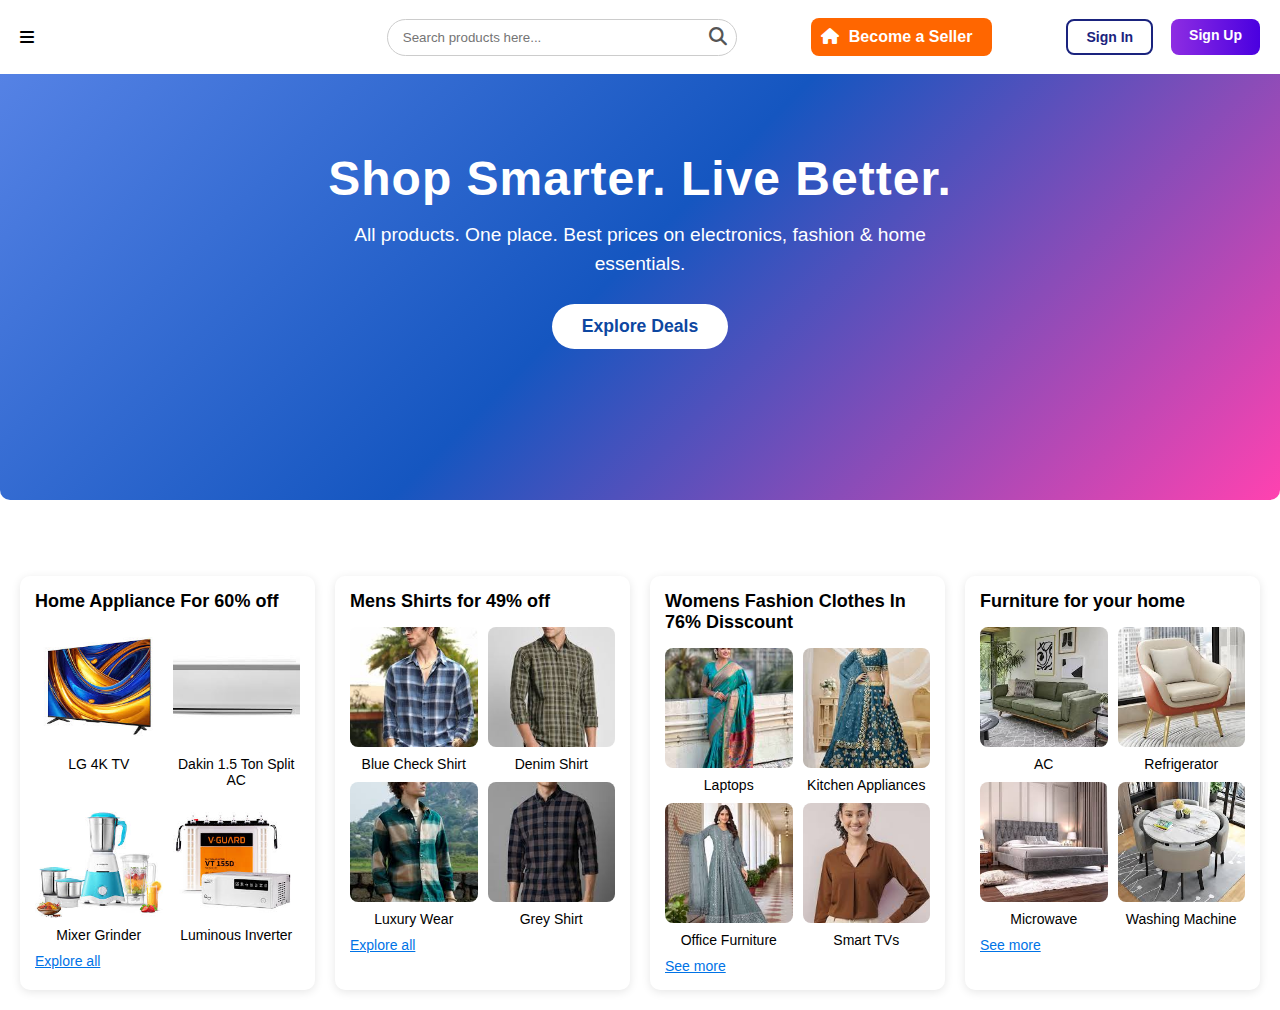
<file: index.html>
<!DOCTYPE html>
<html lang="en">
<head>
    <meta charset="UTF-8" />
    <meta name="viewport" content="width=device-width, initial-scale=1.0" />
    <title>ShopX</title>
    <link rel="stylesheet" href="style.css" />
    <link rel="stylesheet"
          href="https://cdnjs.cloudflare.com/ajax/libs/font-awesome/6.5.0/css/all.min.css">
</head>
<body>

    <!-- HEADER -->
    <header class="header">
        <i class="fa fa-bars open-btn" id="openSidebar"></i>
        <img src="Images/Website.png" alt="logo" class="logo">
        <h1>Shoplio</h1>
       <div class="search-wrapper">
   <input type="text" placeholder="Search products here..." class="search-box" id="searchInput"> 
   <i class="fa fa-search search-icon" id="searchIcon" ></i>
</div>
 <a href="seller.html" class="seller-btn">
    <i class="fa-solid fa-house"></i>Become a Seller</a>
       <div class="auth-buttons">
    <a href="signin.html" class="btn signin">Sign In</a>
    <a href="signup.html" class="btn signup">Sign Up</a>
  </div>
  </div>
  
    </header>

    <!-- SIDEBAR -->
    <aside id="sidebar" class="sidebar">


        <div class="sidebar-header">
            <h2>Lusxury</h2>
            <i class="fa fa-times close-btn" id="closeSidebar"></i>
        </div>

        <ul class="menu">
            <li><i class="fa fa-home"></i> Home</li>
            <li><i class="fa fa-shirt"></i> Clothing</li>
            <li><i class="fa fa-tv"></i> Electronics</li>
            <li><i class="fa fa-gem"></i> Accessories</li>
            <li><i class="fa fa-tags"></i> Deals</li>
            <li><i class="fa fa-user"></i> Account</li>
            <li><i class="fa fa-cart-shopping"></i> Cart</li>
        </ul>

    </aside>
<div class="login-page">
    <div class="form">
    </div>
    </div>
</div>
 <!----------Banner------------>
  <section class="hero-banner">
        <div class="hero-content">
            <h1>Shop Smarter. Live Better.</h1>
            <p>All products. One place. Best prices on electronics, fashion & home essentials.</p>
            <a href="#" class="hero-btn">Explore Deals</a>
        </div>
    </section>

    <!-------Product Section-------->
<section class="four-sections">

    <!-- 1st Box -->
    <div class="home-box">
        <h3>Home Appliance For 60% off</h3>

        <div class="home-grid">
            <div class="item">
                <img src="Images/appliance 1.jfif" alt="Television">
                <p>LG 4K TV</p>
            </div>
            <div class="item">
                <img src="Images/appliance 2.jfif" alt="Air conditioner">
                <p>Dakin 1.5 Ton Split AC</p>
            </div>
            <div class="item">
                <img src="Images/appliance 3.jfif" alt="MIxer Grinder">
                <p>Mixer Grinder</p>
            </div>
            <div class="item">
                <img src="Images/appliance 4.jfif" alt="Inverter">
                <p>Luminous Inverter</p>
            </div>
        </div>

        <a href="#" class="see-more">Explore all</a>
    </div>

    <!-- 2nd Box -->
    <div class="home-box">
        <h3>Mens Shirts for 49% off</h3>

        <div class="home-grid">
            <div class="item">
                <img src="Images/shirt 1.jfif" alt="Blue Shirt">
                <p>Blue Check Shirt</p>
            </div>
            <div class="item">
                <img src="Images/Shirt 2.jfif" alt="">
                <p>Denim Shirt</p>
            </div>
            <div class="item">
                <img src="Images/shirt 3.jfif" alt="">
                <p>Luxury Wear</p>
            </div>
            <div class="item">
                <img src="Images/Shirt 4.jfif" alt="">
                <p>Grey Shirt</p>
            </div>
        </div>

        <a href="#" class="see-more">Explore all</a>
    </div>

    <!-- 3rd Box -->
    <div class="home-box">
        <h3>Womens Fashion Clothes In 76% Disscount</h3>

        <div class="home-grid">
            <div class="item">
                <img src="Images/Women 1.jfif" alt="">
                <p>Laptops</p>
            </div>
            <div class="item">
                <img src="Images/Womens 2.jfif" alt="">
                <p>Kitchen Appliances</p>
            </div>
            <div class="item">
                <img src="Images/womens 3.jfif" alt="">
                <p>Office Furniture</p>
            </div>
            <div class="item">
                <img src="Images/womens 4.jfif" alt="">
                <p>Smart TVs</p>
            </div>
        </div>

        <a href="#" class="see-more">See more</a>
    </div>

    <!-- 4th Box -->
    <div class="home-box">
        <h3>Furniture for your home</h3>

        <div class="home-grid">
            <div class="item">
                <img src="Images/Fur 1.jfif" alt="">
                <p>AC</p>
            </div>
            <div class="item">
                <img src="Images/Fur 2.jfif" alt="">
                <p>Refrigerator</p>
            </div>
            <div class="item">
                <img src="Images/Fur 3.jfif" alt="">
                <p>Microwave</p>
            </div>
            <div class="item">
                <img src="Images/Fur 4.jfif" alt="">
                <p>Washing Machine</p>
            </div>
        </div>

        <a href="#" class="see-more">See more</a>
    </div>

</section>
<div class="mobile-footer">
  <a href="index.html"><i class="fa-solid fa-house"></i><span>Home</span></a>
  <a href="#"><i class="fa-solid fa-user"></i><span>You</span></a>
  <a href="#"><i class="fa-solid fa-wallet"></i><span>Wallet</span></a>
  <a href="#"><i class="fa-solid fa-cart-shopping"></i><span>Cart</span></a>
  
</div>

<script src="script.js"></script>

</body>
</html>
</file>
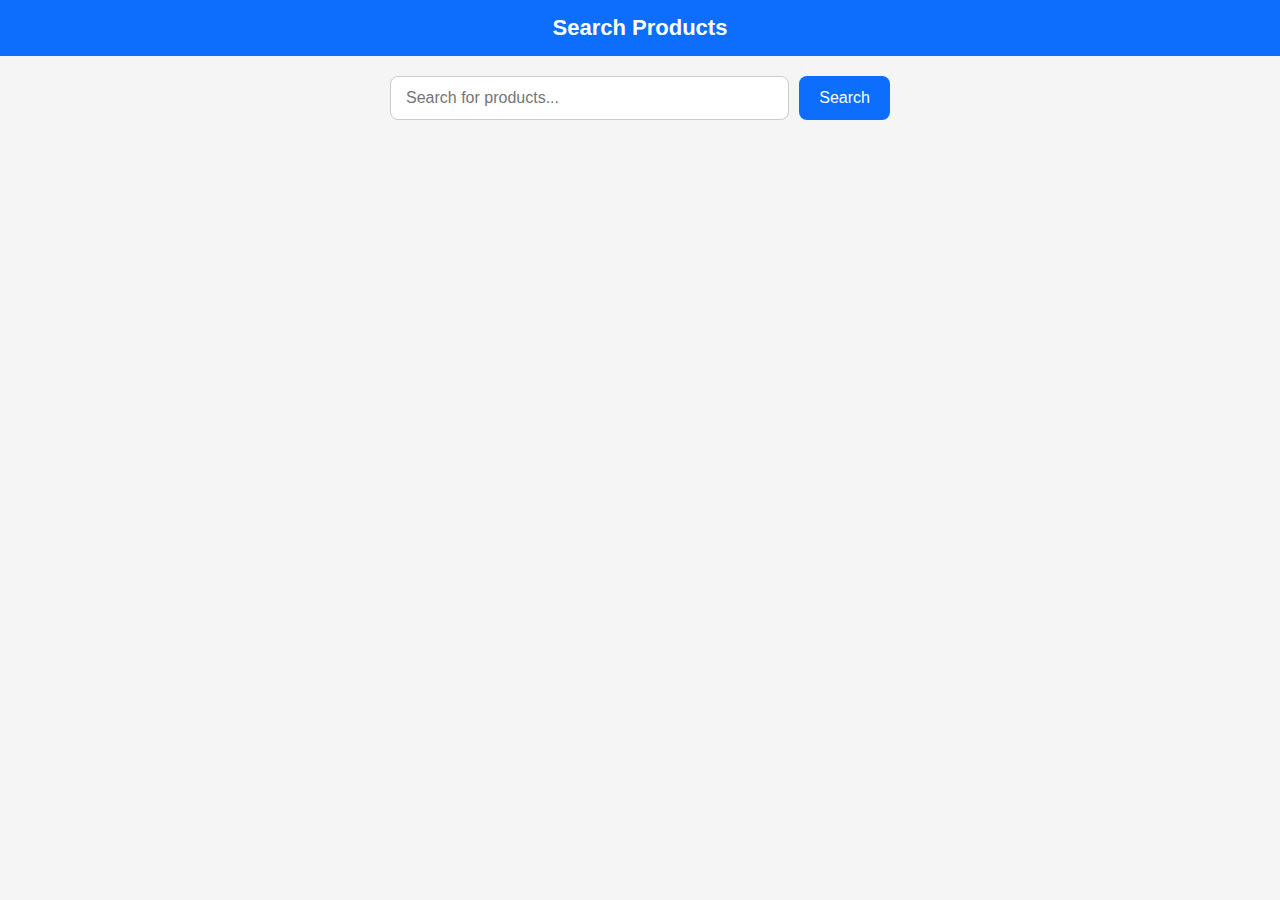
<file: search.html>
<!DOCTYPE html>
<html lang="en">
<head>
    <meta charset="UTF-8" />
    <meta name="viewport" content="width=device-width, initial-scale=1.0" />
    <title>Search Page</title>

    <style>
        body {
            margin: 0;
            font-family: Arial, sans-serif;
            background: #f5f5f5;
        }

        .header {
            background: #0d6efd;
            padding: 15px;
            color: white;
            display: flex;
            align-items: center;
            justify-content: center;
            font-size: 22px;
            font-weight: bold;
        }

        .search-container {
            margin: 20px auto;
            width: 90%;
            max-width: 500px;
            display: flex;
            gap: 10px;
        }

        .search-container input {
            width: 100%;
            padding: 12px 15px;
            font-size: 16px;
            border: 1px solid #ccc;
            border-radius: 8px;
        }

        .search-container button {
            padding: 12px 20px;
            border: none;
            background: #0d6efd;
            color: white;
            font-size: 16px;
            border-radius: 8px;
            cursor: pointer;
        }

        .results {
            margin: 20px auto;
            width: 90%;
            max-width: 600px;
        }

        .result-item {
            background: white;
            padding: 15px;
            margin-bottom: 10px;
            border-radius: 8px;
            border: 1px solid #ddd;
        }
    </style>
</head>
<body>
    <div class="header">Search Products</div>

    <div class="search-container">
        <input type="text" id="searchInput" placeholder="Search for products..." />
        <button onclick="searchNow()">Search</button>
    </div>

    <div class="results" id="results"></div>

    <script>
        function searchNow() {
            const query = document.getElementById("searchInput").value;

            const results = document.getElementById("results");
            results.innerHTML = "";

            if (query.trim() === "") {
                results.innerHTML = "<p>Please enter something to search.</p>";
                return;
            }

            const demoProducts = [
                { name: "Blue T-Shirt", category: "Men Fashion" },
                { name: "Pink Kurti", category: "Women Fashion" },
                { name: "Smart Watch", category: "Electronics" },
                { name: "Sports Shoes", category: "Footwear" }
            ];

            const filtered = demoProducts.filter(p => 
                p.name.toLowerCase().includes(query.toLowerCase())
            );

            if (filtered.length === 0) {
                results.innerHTML = "<p>No results found.</p>";
                return;
            }

            filtered.forEach(item => {
                const div = document.createElement("div");
                div.className = "result-item";
                div.innerHTML = `<strong>${item.name}</strong><br><small>${item.category}</small>`;
                results.appendChild(div);
            });
        }
    </script>
</body>
</html>
</file>
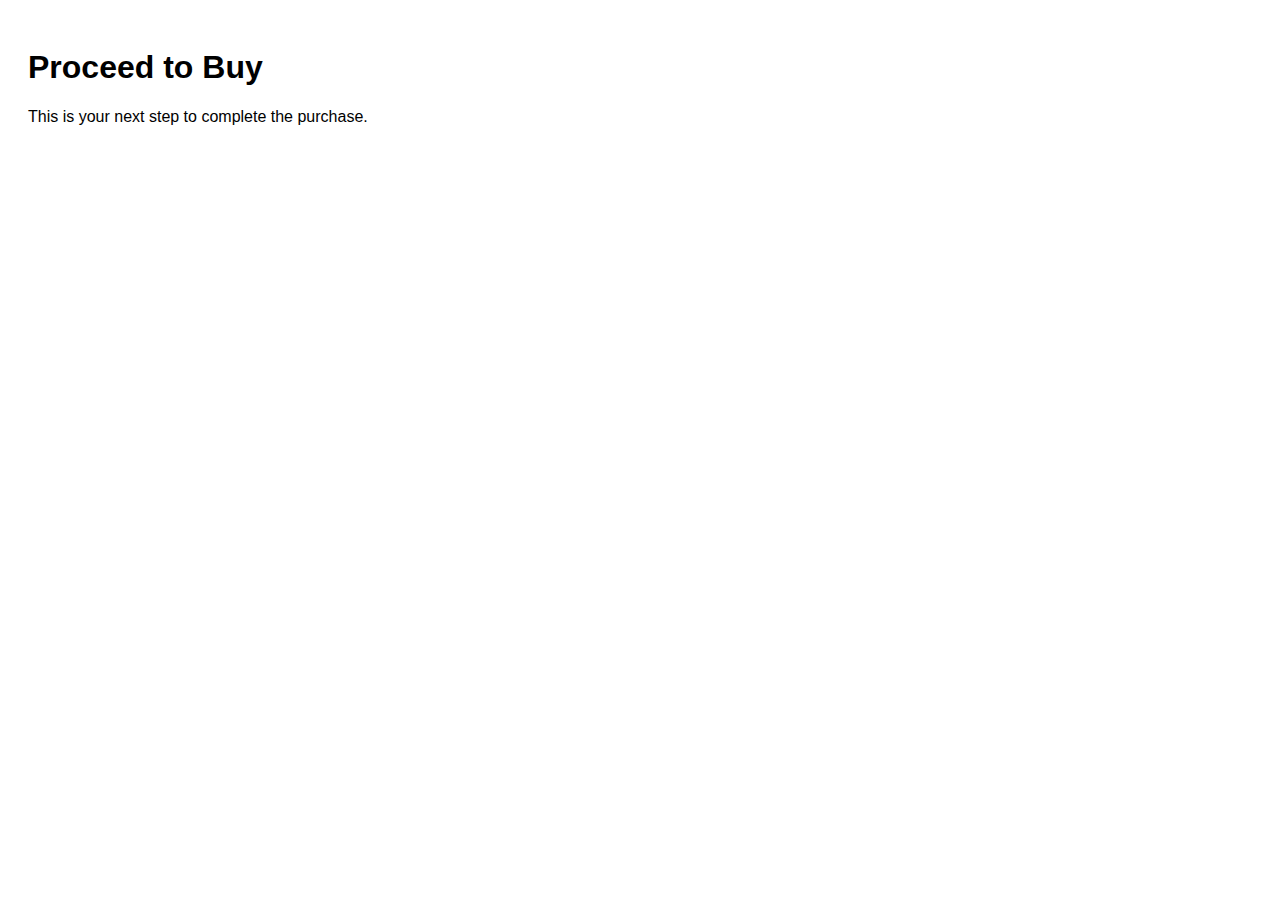
<file: Website A/buy.html>
<!DOCTYPE html>
<html>
<head>
    <title>Buy Product</title>
</head>
<body style="font-family: Arial; padding: 20px;">
    <h1>Proceed to Buy</h1>
    <p>This is your next step to complete the purchase.</p>
</body>
</html>
</file>
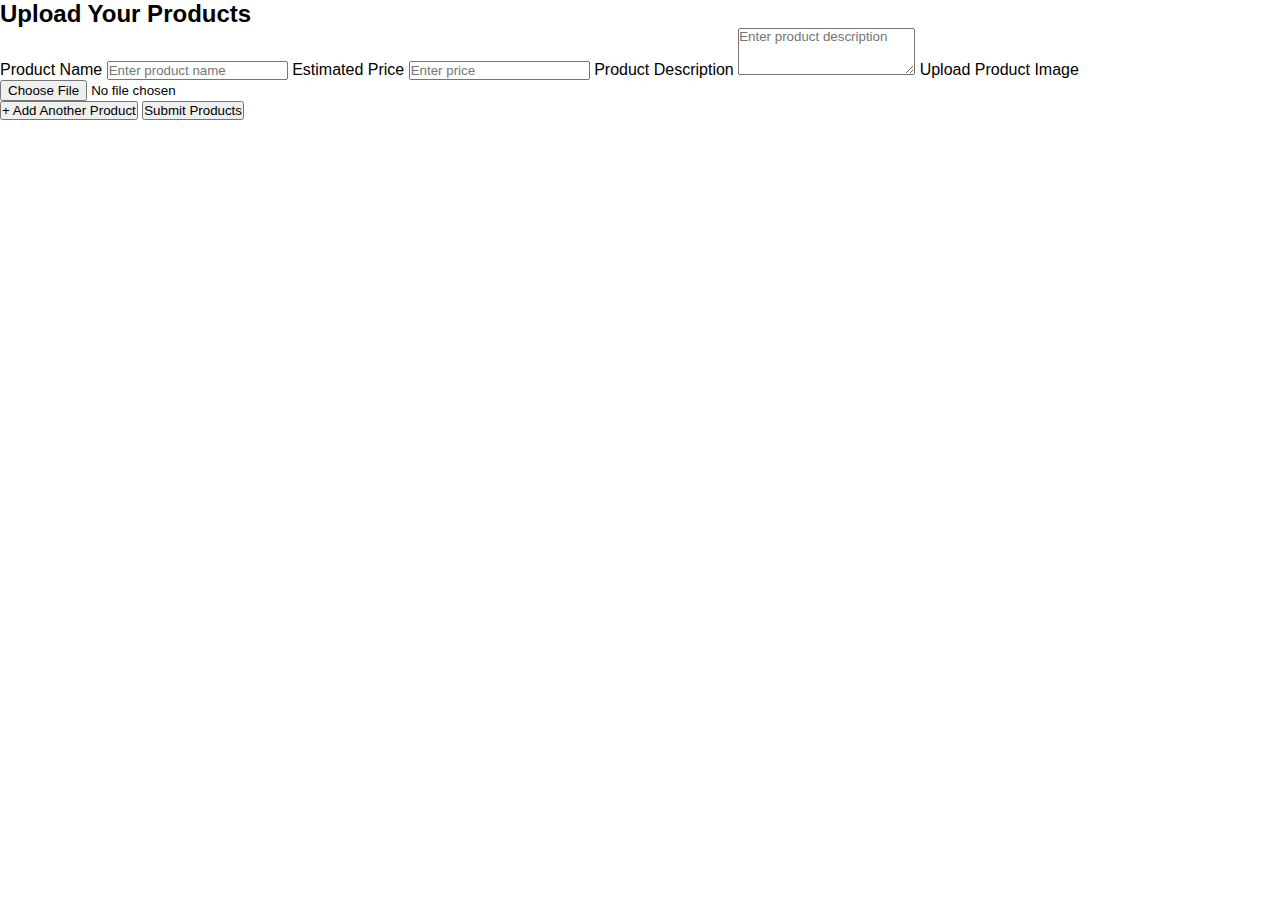
<file: Website A/sellingupload.html>
<!DOCTYPE html>
<html lang="en">
<head>
  <meta charset="UTF-8">
  <meta name="viewport" content="width=device-width, initial-scale=1.0">
  <title>Upload Products</title>
  <link rel="stylesheet" href="style.css">
</head>
<body>
  <div class="upload-container">
    <h2>Upload Your Products</h2>

    <!-- Product Upload Form -->
    <form id="productForm">
      
      <div class="product-entry">
        <label for="productName1">Product Name</label>
        <input type="text" id="productName1" name="productName[]" placeholder="Enter product name" required>
        
        <label for="productPrice1">Estimated Price</label>
        <input type="number" id="productPrice1" name="productPrice[]" placeholder="Enter price" required>
        
        <label for="productDescription1">Product Description</label>
        <textarea id="productDescription1" name="productDescription[]" rows="3" placeholder="Enter product description" required></textarea>
        
        <label for="productImage1">Upload Product Image</label>
        <input type="file" id="productImage1" name="productImage[]" accept="image/*">
      </div>

      <button type="button" id="addProductBtn" class="add-btn">+ Add Another Product</button>
      <button type="submit" class="submit-btn">Submit Products</button>
    </form>
  </div>

  <script src="script.js"></script>
</body>
</html>
</file>
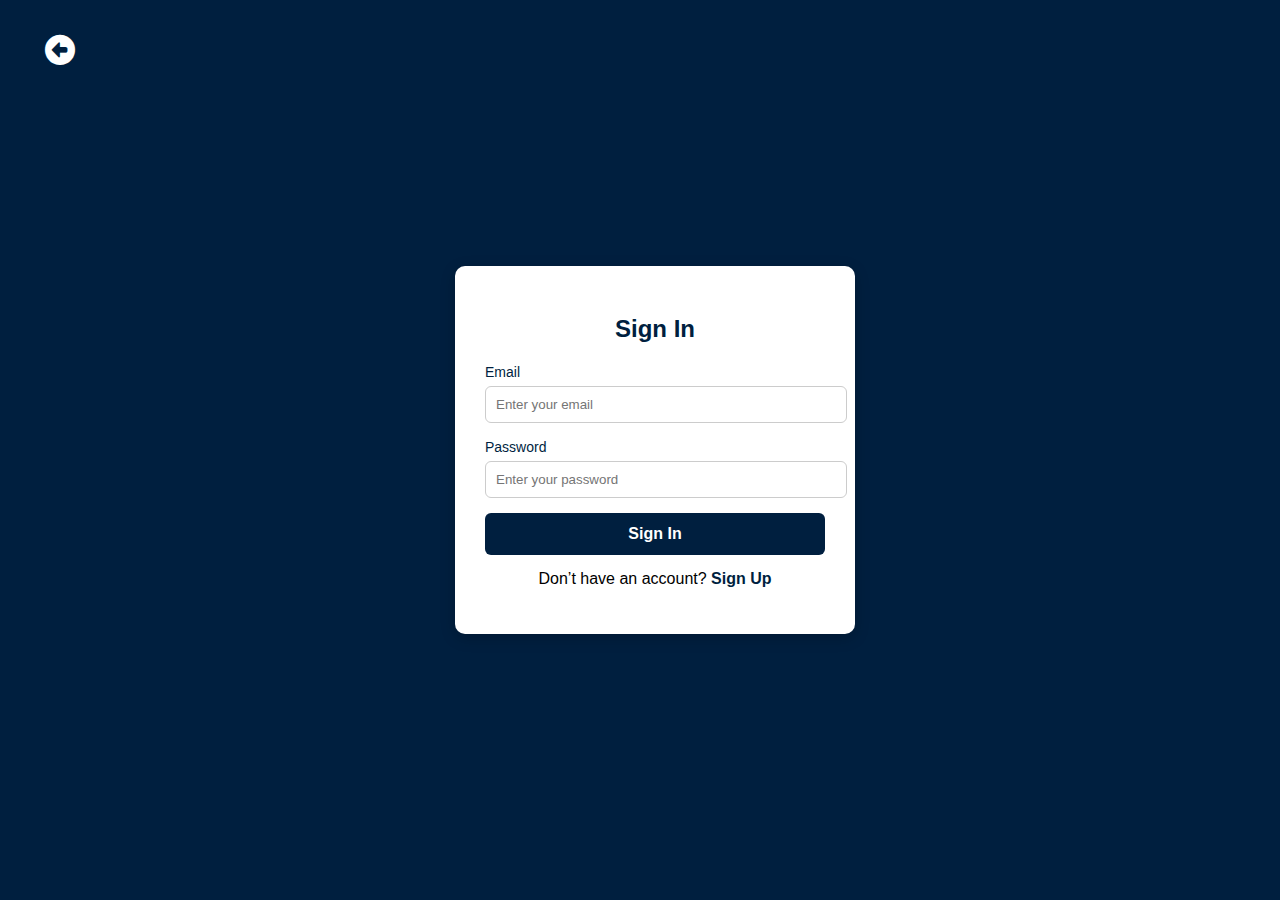
<file: Website A/signin.html>
<!DOCTYPE html>
<html lang="en">
<head>
    <meta charset="UTF-8">
    <meta name="viewport" content="width=device-width, initial-scale=1.0">
    <title>Sign In</title>
    <link rel="stylesheet" href="signin.css">
    <link rel="stylesheet"
          href="https://cdnjs.cloudflare.com/ajax/libs/font-awesome/6.5.0/css/all.min.css">
</head>
<body>
<div class="exit">
   <a href="index.html"><i class="fa-solid fa-circle-left fa-beat" style="color: #ffffff;" ></i></a>
</div>
    <div class="container">
        <form class="signin-box">
            <h2>Sign In</h2>

            <div class="input-group">
                <label>Email</label>
                <input type="email" placeholder="Enter your email" required>
            </div>

            <div class="input-group">
                <label>Password</label>
                <input type="password" placeholder="Enter your password" required>
            </div>

            <button type="submit" class="btn">Sign In</button>

            <p class="signup-text">Don’t have an account? <a href="signup.html">Sign Up</a></p>
        </form>
    </div>

</body>
</html>
</file>
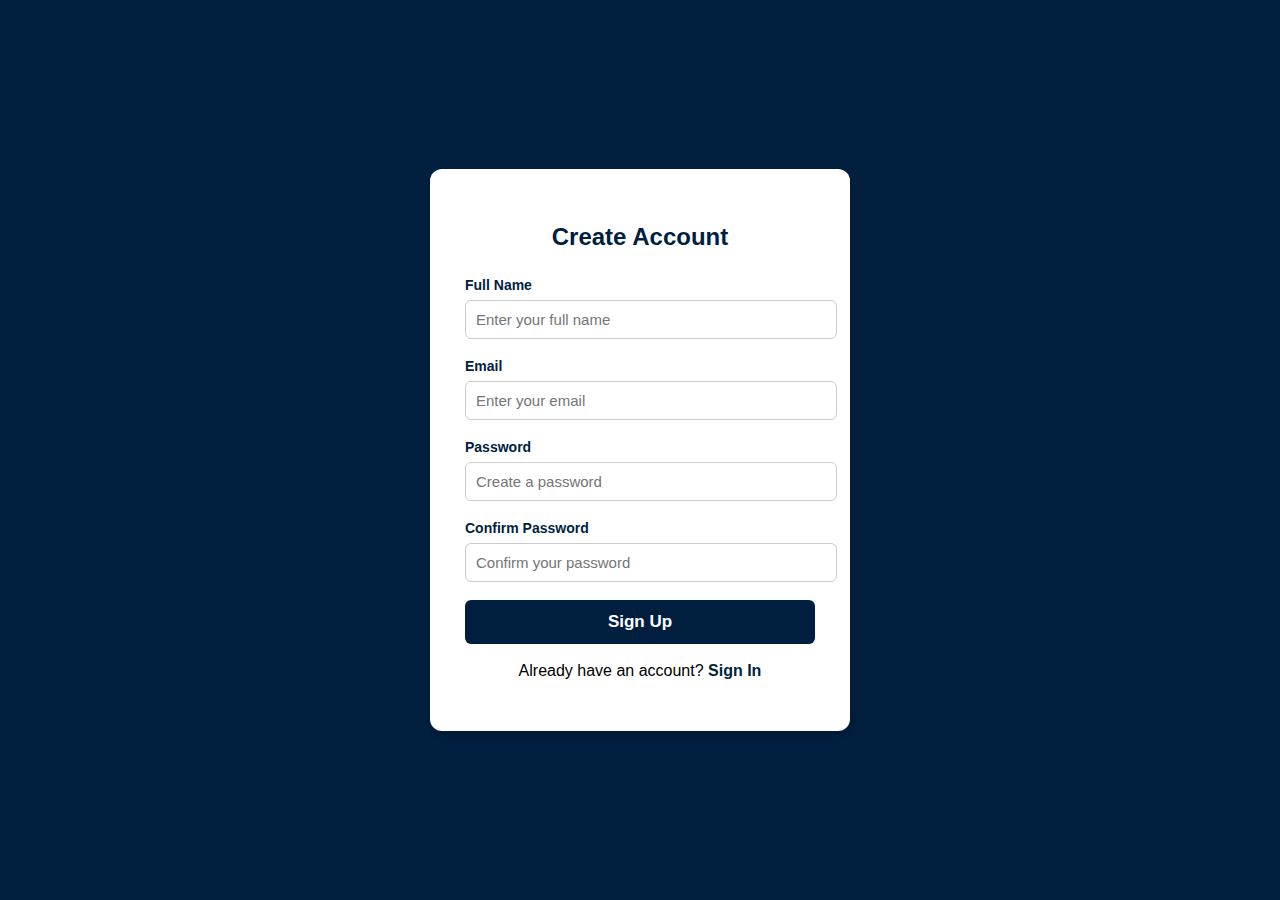
<file: Website A/signup.html>
<!DOCTYPE html>
<html lang="en">
<head>
    <meta charset="UTF-8">
    <meta name="viewport" content="width=device-width, initial-scale=1.0">
    <title>Sign Up</title>
    <link rel="stylesheet" href="signup.css">
        <link rel="stylesheet"
          href="https://cdnjs.cloudflare.com/ajax/libs/font-awesome/6.5.0/css/all.min.css">
</head>
<body>

    <div class="container">
        <form class="signup-box">
            <h2>Create Account</h2>

            <div class="input-group">
                <label>Full Name</label>
                <input type="text" placeholder="Enter your full name" required>
            </div>

            <div class="input-group">
                <label>Email</label>
                <input type="email" placeholder="Enter your email" required>
            </div>

            <div class="input-group">
                <label>Password</label>
                <input type="password" placeholder="Create a password" required>
            </div>

            <div class="input-group">
                <label>Confirm Password</label>
                <input type="password" placeholder="Confirm your password" required>
            </div>

            <button type="submit" class="btn">Sign Up</button>

            <p class="signin-text">Already have an account? <a href="signin.html">Sign In</a></p>
        </form>
    </div>

</body>
</html>
</file>
<file: style.css>
* {
    margin: 0;
    padding: 0;
    box-sizing: border-box;
    font-family: Arial;
}

body {
    display: flex;
    overflow-x: hidden;
}

/* Header */
.logo {
  width: 50px;
  height: 50px;
   animation: blurIn 1.5s ease-out forwards;
   position: relative;
   left: -20px;
    opacity: 0;
    filter: blur(10px);
}
@keyframes blurIn {
    0% {
        opacity: 0;
        filter: blur(10px);
        transform: translateY(-10px);
    }
    100% {
        opacity: 1;
        filter: blur(0);
        transform: translateY(0);
    }
}
/* become a seller button*/
.seller-btn {
  background-color: #ff6600; /* bright orange to stand out */
  color: #ffffff;
  padding: 10px 20px;
  border-radius: 8px;
  text-decoration: none;
  font-weight: bold;
  transition: 0.3s;
}

.seller-btn:hover {
  background-color: #e65c00; /* slightly darker on hover */
  cursor: pointer;
}

.header {
     position: fixed;
    top: 0;
    left: 0;
    width: 100%;
    height: auto;
    background:white;
    display: flex;
    align-items: center;
    justify-content: space-between;
    padding: 12px 20px;
    color: rgb(0, 0, 0);
    z-index: 10}
.header h1{
 font-size: 22px;
    margin: 0;
    position: relative;
    left: -100px;
    animation: baselineRight 1.4s ease-out forwards;
    opacity: 0;
}
/* brand name animation */
@keyframes baselineRight {
    0% {
        opacity: 0;
        transform: translateX(-40px) translateY(10px);
        filter: blur(8px);
    }
    60% {
        opacity: 1;
        transform: translateX(5px) translateY(0);
        filter: blur(2px);
    }
    100% {
        opacity: 1;
        transform: translateX(0);
        filter: blur(0);
    }
}
.header .fa-house {
    position: relative;
    left: -10px;
}
.search-wrapper {
    position: relative;
    display: flex;
    align-items: center;
}

.search-box {
    width: 350px;
    padding: 10px 40px 10px 15px; /* space for icon */
    border: 1px solid #ccc;
    border-radius: 20px;
    outline: none;
    transition: 0.3s ease;
}

.search-box:focus {
    border-color: #007bff;
    box-shadow: 0 0 5px rgba(0,123,255,0.4);
}

.search-icon {
    position: absolute;
    right: 12px;
    font-size: 18px;
    color: #555;
    pointer-events: none;
}


/* Sidebar */
/* Sidebar */
.sidebar {
    position: fixed;
    top: 0;
    left: -260px; 
    width: 260px;
    height: 100%;
    background: #ffffff;
    border-right: 1px solid #ddd;
    padding: 15px 20px;
    transition: 0.3s ease;
    z-index: 20;
}

.sidebar.show {
    left: 0;
}

/* Sidebar Header */
.sidebar-header {
    display: flex;
    justify-content: space-between;
    align-items: center;
    padding-bottom: 15px;
    border-bottom: 1px solid #ddd;
}

.sidebar-header h2 {
    font-size: 22px;
    font-weight: bold;
}

.close-btn {
    font-size: 20px;
    cursor: pointer;
}

/* Menu Items */
.menu {
    margin-top: 20px;
}

.menu li {
    list-style: none;
    padding: 12px 10px;
    font-size: 18px;
    cursor: pointer;
    display: flex;
    align-items: center;
    gap: 15px;
    border-radius: 8px;
    transition: 0.2s;
}

.menu li i {
    font-size: 20px;
}

.menu li:hover {
    background: #135b7c;
}
.content p{
    color: black;
}


.auth-buttons {
  display: flex;
  gap: 10px;
}

/* Default button style */
.btn {
 padding: 6px 14px;
    border-radius: 6px;
    font-size: 14px;
    font-weight: 600;
    text-decoration: none;
    transition: 0.3s;
}

/* Sign In Button */
.signin {
 padding: 8px 18px;
    border: 2px solid #1a237e; /* Dark Navy */
    background: white;
    color: #1a237e;
    border-radius: 8px;
    font-weight: 600;
    cursor: pointer;
    transition: 0.3s;
}

.signin:hover {
  background: #1a237e;
    color: white;
    transform: scale(1.03);

}

/* Sign Up Button */
.signup {
    padding: 8px 18px;
    border: none;
    background: linear-gradient(90deg, #8e2de2, #4a00e0); /* Purple gradient */
    color: white;
    border-radius: 8px;
    font-weight: 600;
    cursor: pointer;
    margin-left: 8px;
    transition: 0.3s;
}

.signup:hover {
  background: linear-gradient(90deg, #6c1ab8, #3500b5); /* darker hover */
    box-shadow: 0px 4px 10px rgba(0,0,0,0.2);
    transform: scale(1.03);
}
/* HIDE MENU ICON FOR DESKTOP */
#openSidebar {
    display: flex;
}
/* banner */
.hero-banner {
    width: 100%;
  height: 500px;
    border-radius: 10px;
    display: flex;
    align-items: center;
    justify-content: center;
    text-align: center;

    background: linear-gradient(135deg, #5b86e8, #1556c0, #ff42b0);
    color: white;
    padding: 20px;
}

.hero-content h1 {
    font-size: 3rem;
    font-weight: 700;
    letter-spacing: 1px;
    animation: slideDown 1.2s ease-in-out;
}

.hero-content p {
    font-size: 1.2rem;
    margin-top: 15px;
    max-width: 600px;
    margin-left: auto;
    margin-right: auto;
    line-height: 1.5;
    animation: slideUp 1.2s ease-in-out;
}

.hero-btn {
    display: inline-block;
    margin-top: 25px;
    padding: 12px 30px;
    background: #ffffff;
    color: #0d47a1;
    font-weight: 700;
    border-radius: 50px;
    text-decoration: none;
    font-size: 1.1rem;
    transition: 0.3s;
    animation: fadeUp 1.4s ease-in-out;
}

.hero-btn:hover {
    background:#0d47a1 ;
    color: white;
    box-shadow: 0px 4px 15px black;
    transform: scale(1.08);
}
/* product section */

.four-sections {
    display: grid;
    grid-template-columns: repeat(4, 1fr);
    gap: 20px;
    padding: 20px;
    position: absolute;
    bottom: -110px;
}

.home-box {
    background: #fff;
    padding: 15px;
    border-radius: 10px;
    box-shadow: 0 2px 10px rgba(0,0,0,0.1);
}

.home-box h3 {
    font-size: 18px;
    margin-bottom: 15px;
    font-weight: 700;
}

.home-grid {
    display: grid;
    grid-template-columns: repeat(2, 1fr);
    gap: 10px;
}

.home-grid .item {
    text-align: center;
}

.home-grid img {
    width: 100%;
    height: 120px;
    object-fit: cover;
    border-radius: 8px;
}

.home-grid p {
    font-size: 14px;
    margin-top: 5px;
}

.see-more {
    color: #0073e6;
    font-size: 14px;
    margin-top: 10px;
    display: inline-block;
}
/* footer*/
/* Hide on big screens */
.mobile-footer {
  display: none;
}

@media (max-width: 600px) {
    .search-box{
        display: flexbox;
    }
  .mobile-footer {
    position: fixed;
    bottom: 0;
    left: 0;
    width: 100%;
    background: #fff;
    border-top: 1px solid #ccc;
    display: flex;
    justify-content: space-around;
    padding: 10px 0;
    z-index: 9999;
  }

  .mobile-footer a {
    text-align: center;
    font-size: 13px;
    color: #333;
    text-decoration: none;
  }

  .mobile-footer i {
    font-size: 20px;
    display: block;
    margin-bottom: 3px;
  }

  .mobile-footer a:hover {
    color: #007bff;
  }
}
.search-icon {
    cursor: pointer;        /* Mouse pointer */
    pointer-events: auto;   /* Allow clicking */
    position: absolute;     /* If overlapping input */
    right: 10px;            /* Adjust position */
    top: 50%;
    transform: translateY(-50%);
    z-index: 10;            /* Be on top */
}


/* ANIMATIONS */
@keyframes fadeIn {
    from { opacity: 0; }
    to { opacity: 1; }
}

@keyframes slideDown {
    from { transform: translateY(-40px); opacity: 0; }
    to { transform: translateY(0); opacity: 1; }
}

@keyframes slideUp {
    from { transform: translateY(40px); opacity: 0; }
    to { transform: translateY(0); opacity: 1; }
}

@keyframes fadeUp {
    from { transform: translateY(20px); opacity: 0; }
    to { transform: translateY(0); opacity: 1; }
}

/* RESPONSIVE */
@media (max-width: 768px) {
    
    
    .hero {
        height: 60vh;
    }
    .header h1{
        font-size: 22px;
    margin: 0;
    position: relative;
    left: 15px;
    animation: baselineRight 1.4s ease-out forwards;
    opacity: 0;
}
    .hero-banner{
        position: relative;
        bottom: -150px;
    }

    .hero-content h1 {
        font-size: 2rem;
    }

    .hero-content p {
        font-size: 1rem;
    }
    /* Show Menu Icon */
    #openSidebar {
        display: inline-block;
        font-size: 22px;
        cursor: pointer;
    }

    .header {
        justify-content: space-between;
        padding: 10px 15px;
    }

    /* Make Logo & Search Box Wrap */
    .search-box {
         width: 300px;
         height: 40px;
    padding: 10px 80px 10px 15px;
     /* space for icon */
    border: 1px solid #000000;
    border-radius: 20px;
    outline: none;
    transition: 0.3s ease;
    position: relative;
    bottom: -60px;
    left: -130px;
    }
    .header input{
       padding-left: 60px;
    }
    .header .search-icon{
        position: relative;
        bottom: -70px;
        left: -420px;
    }
  

    .auth-buttons {
        display: none; /* hide buttons on mobile */
    }
   .header img{
    position: relative;
    width: 40px;
    height: 40px;
    left: 20px;
  
   }
   

     .four-sections {
        grid-template-columns: repeat(1, 1fr);
        position: absolute;
        bottom: -1500px;
    }

    .home-box h3 {
        font-size: 18px;
    }

}

.products {
    display: grid;
    grid-template-columns: repeat(4, 1fr);
    gap: 20px;
}

/* Tablet */
@media (max-width: 992px) {
    .products {
        grid-template-columns: repeat(3, 1fr);

    }
}

/* Mobile */
@media (max-width: 768px) {
    .products {
        grid-template-columns: repeat(2, 1fr);
    }
    .four-sections {
        grid-template-columns: repeat(1, 1fr);
        position: absolute;
        bottom: -1600px;
        overflow: hidden
        
    }
}

/* Small Phones */
@media (max-width: 480px) {
    .products {
        grid-template-columns: 1fr;
    }
     .four-sections {
        grid-template-columns: repeat(1, 1fr);
        position: absolute;
        bottom: -1600px;
    }
}

@keyframes typing {
  from { width: 0 }
  to { width: 690px; }
}

@keyframes blink {
  50% { border-color: transparent; }
}
</file>
<file: Website A/style.css>
* {
    margin: 0;
    padding: 0;
    box-sizing: border-box;
    font-family: Arial;
}

body {
    display: flex;
    overflow-x: hidden;
}

/* Header */
.logo {
  width: 50px;
  height: 50px;
   animation: blurIn 1.5s ease-out forwards;
   position: relative;
   left: -20px;
    opacity: 0;
    filter: blur(10px);
}
@keyframes blurIn {
    0% {
        opacity: 0;
        filter: blur(10px);
        transform: translateY(-10px);
    }
    100% {
        opacity: 1;
        filter: blur(0);
        transform: translateY(0);
    }
}
/* become a seller button*/
.seller-btn {
  background-color: #ff6600; /* bright orange to stand out */
  color: #ffffff;
  padding: 10px 20px;
  border-radius: 8px;
  text-decoration: none;
  font-weight: bold;
  transition: 0.3s;
}

.seller-btn:hover {
  background-color: #e65c00; /* slightly darker on hover */
  cursor: pointer;
}

.header {
     position: fixed;
    top: 0;
    left: 0;
    width: 100%;
    height: auto;
    background:white;
    display: flex;
    align-items: center;
    justify-content: space-between;
    padding: 12px 20px;
    color: rgb(0, 0, 0);
    z-index: 10}
.header h1{
 font-size: 22px;
    margin: 0;
    position: relative;
    left: -100px;
    animation: baselineRight 1.4s ease-out forwards;
    opacity: 0;
}
/* brand name animation */
@keyframes baselineRight {
    0% {
        opacity: 0;
        transform: translateX(-40px) translateY(10px);
        filter: blur(8px);
    }
    60% {
        opacity: 1;
        transform: translateX(5px) translateY(0);
        filter: blur(2px);
    }
    100% {
        opacity: 1;
        transform: translateX(0);
        filter: blur(0);
    }
}
.header .fa-house {
    position: relative;
    left: -10px;
}
.search-wrapper {
    position: relative;
    display: flex;
    align-items: center;
}

.search-box {
    width: 350px;
    padding: 10px 40px 10px 15px; /* space for icon */
    border: 1px solid #ccc;
    border-radius: 20px;
    outline: none;
    transition: 0.3s ease;
}

.search-box:focus {
    border-color: #007bff;
    box-shadow: 0 0 5px rgba(0,123,255,0.4);
}

.search-icon {
    position: absolute;
    right: 12px;
    font-size: 18px;
    color: #555;
    pointer-events: none;
}


/* Sidebar */
/* Sidebar */
.sidebar {
    position: fixed;
    top: 0;
    left: -260px; 
    width: 260px;
    height: 100%;
    background: #ffffff;
    border-right: 1px solid #ddd;
    padding: 15px 20px;
    transition: 0.3s ease;
    z-index: 20;
}

.sidebar.show {
    left: 0;
}

/* Sidebar Header */
.sidebar-header {
    display: flex;
    justify-content: space-between;
    align-items: center;
    padding-bottom: 15px;
    border-bottom: 1px solid #ddd;
}

.sidebar-header h2 {
    font-size: 22px;
    font-weight: bold;
}

.close-btn {
    font-size: 20px;
    cursor: pointer;
}

/* Menu Items */
.menu {
    margin-top: 20px;
}

.menu li {
    list-style: none;
    padding: 12px 10px;
    font-size: 18px;
    cursor: pointer;
    display: flex;
    align-items: center;
    gap: 15px;
    border-radius: 8px;
    transition: 0.2s;
}

.menu li i {
    font-size: 20px;
}

.menu li:hover {
    background: #135b7c;
}
.content p{
    color: black;
}


.auth-buttons {
  display: flex;
  gap: 10px;
}

/* Default button style */
.btn {
 padding: 6px 14px;
    border-radius: 6px;
    font-size: 14px;
    font-weight: 600;
    text-decoration: none;
    transition: 0.3s;
}

/* Sign In Button */
.signin {
 padding: 8px 18px;
    border: 2px solid #1a237e; /* Dark Navy */
    background: white;
    color: #1a237e;
    border-radius: 8px;
    font-weight: 600;
    cursor: pointer;
    transition: 0.3s;
}

.signin:hover {
  background: #1a237e;
    color: white;
    transform: scale(1.03);

}

/* Sign Up Button */
.signup {
    padding: 8px 18px;
    border: none;
    background: linear-gradient(90deg, #8e2de2, #4a00e0); /* Purple gradient */
    color: white;
    border-radius: 8px;
    font-weight: 600;
    cursor: pointer;
    margin-left: 8px;
    transition: 0.3s;
}

.signup:hover {
  background: linear-gradient(90deg, #6c1ab8, #3500b5); /* darker hover */
    box-shadow: 0px 4px 10px rgba(0,0,0,0.2);
    transform: scale(1.03);
}
/* HIDE MENU ICON FOR DESKTOP */
#openSidebar {
    display: flex;
}
/* banner */
.hero-banner {
    width: 100%;
  height: 500px;
    border-radius: 10px;
    display: flex;
    align-items: center;
    justify-content: center;
    text-align: center;

    background: linear-gradient(135deg, #5b86e8, #1556c0, #ff42b0);
    color: white;
    padding: 20px;
}

.hero-content h1 {
    font-size: 3rem;
    font-weight: 700;
    letter-spacing: 1px;
    animation: slideDown 1.2s ease-in-out;
}

.hero-content p {
    font-size: 1.2rem;
    margin-top: 15px;
    max-width: 600px;
    margin-left: auto;
    margin-right: auto;
    line-height: 1.5;
    animation: slideUp 1.2s ease-in-out;
}

.hero-btn {
    display: inline-block;
    margin-top: 25px;
    padding: 12px 30px;
    background: #ffffff;
    color: #0d47a1;
    font-weight: 700;
    border-radius: 50px;
    text-decoration: none;
    font-size: 1.1rem;
    transition: 0.3s;
    animation: fadeUp 1.4s ease-in-out;
}

.hero-btn:hover {
    background:#0d47a1 ;
    color: white;
    box-shadow: 0px 4px 15px black;
    transform: scale(1.08);
}
/* product section */

.four-sections {
    display: grid;
    grid-template-columns: repeat(4, 1fr);
    gap: 20px;
    padding: 20px;
    position: absolute;
    bottom: -110px;
}

.home-box {
    background: #fff;
    padding: 15px;
    border-radius: 10px;
    box-shadow: 0 2px 10px rgba(0,0,0,0.1);
}

.home-box h3 {
    font-size: 18px;
    margin-bottom: 15px;
    font-weight: 700;
}

.home-grid {
    display: grid;
    grid-template-columns: repeat(2, 1fr);
    gap: 10px;
}

.home-grid .item {
    text-align: center;
}

.home-grid img {
    width: 100%;
    height: 120px;
    object-fit: cover;
    border-radius: 8px;
}

.home-grid p {
    font-size: 14px;
    margin-top: 5px;
}

.see-more {
    color: #0073e6;
    font-size: 14px;
    margin-top: 10px;
    display: inline-block;
}
/* footer*/
/* Hide on big screens */
.mobile-footer {
  display: none;
}

@media (max-width: 600px) {
  .mobile-footer {
    position: fixed;
    bottom: 0;
    left: 0;
    width: 100%;
    background: #fff;
    border-top: 1px solid #ccc;
    display: flex;
    justify-content: space-around;
    padding: 10px 0;
    z-index: 9999;
  }

  .mobile-footer a {
    text-align: center;
    font-size: 13px;
    color: #333;
    text-decoration: none;
  }

  .mobile-footer i {
    font-size: 20px;
    display: block;
    margin-bottom: 3px;
  }

  .mobile-footer a:hover {
    color: #007bff;
  }
}
.search-icon {
    cursor: pointer;        /* Mouse pointer */
    pointer-events: auto;   /* Allow clicking */
    position: absolute;     /* If overlapping input */
    right: 10px;            /* Adjust position */
    top: 50%;
    transform: translateY(-50%);
    z-index: 10;            /* Be on top */
}


/* ANIMATIONS */
@keyframes fadeIn {
    from { opacity: 0; }
    to { opacity: 1; }
}

@keyframes slideDown {
    from { transform: translateY(-40px); opacity: 0; }
    to { transform: translateY(0); opacity: 1; }
}

@keyframes slideUp {
    from { transform: translateY(40px); opacity: 0; }
    to { transform: translateY(0); opacity: 1; }
}

@keyframes fadeUp {
    from { transform: translateY(20px); opacity: 0; }
    to { transform: translateY(0); opacity: 1; }
}

/* RESPONSIVE */
@media (max-width: 768px) {
    .hero {
        height: 60vh;
    }
    .header h1{
        font-size: 22px;
    margin: 0;
    position: relative;
    left: 15px;
    animation: baselineRight 1.4s ease-out forwards;
    opacity: 0;
}
    .hero-banner{
        position: relative;
        bottom: -150px;
    }

    .hero-content h1 {
        font-size: 2rem;
    }

    .hero-content p {
        font-size: 1rem;
    }
    /* Show Menu Icon */
    #openSidebar {
        display: inline-block;
        font-size: 22px;
        cursor: pointer;
    }

    .header {
        justify-content: space-between;
        padding: 10px 15px;
    }

    /* Make Logo & Search Box Wrap */
    .search-box {
         width: 300px;
         height: 40px;
    padding: 10px 80px 10px 15px;
     /* space for icon */
    border: 1px solid #000000;
    border-radius: 20px;
    outline: none;
    transition: 0.3s ease;
    position: relative;
    bottom: -60px;
    left: -130px;
    }
    .header input{
       padding-left: 60px;
    }
    .header .search-icon{
        position: relative;
        bottom: -70px;
        left: -420px;
    }
  

    .auth-buttons {
        display: none; /* hide buttons on mobile */
    }
   .header img{
    position: relative;
    width: 40px;
    height: 40px;
    left: 20px;
  
   }
   

     .four-sections {
        grid-template-columns: repeat(1, 1fr);
        position: absolute;
        bottom: -1650px;
    }

    .home-box h3 {
        font-size: 18px;
    }

}


@keyframes typing {
  from { width: 0 }
  to { width: 690px; }
}

@keyframes blink {
  50% { border-color: transparent; }
}
</file>
<file: Website A/signin.css>
body {
    margin: 0;
    font-family: Arial, sans-serif;
    background: #001f3f; /* Navy blue */
    display: flex;
    justify-content: center;
    align-items: center;
    height: 100vh;
}

.container {
    width: 100%;
    max-width: 400px;
    padding: 20px;
}

.signin-box {
    background: #ffffff;
    padding: 30px;
    border-radius: 10px;
    box-shadow: 0 4px 15px rgba(0, 0, 0, 0.2);
}

.signin-box h2 {
    text-align: center;
    margin-bottom: 20px;
    color: #001f3f;
}

.input-group {
    margin-bottom: 15px;
}

.input-group label {
    font-size: 14px;
    color: #001f3f;
}

.input-group input {
    width: 100%;
    padding: 10px;
    margin-top: 5px;
    border: 1px solid #ccc;
    border-radius: 6px;
}

.btn {
    width: 100%;
    background: #001f3f;
    color: white;
    border: none;
    padding: 12px;
    font-size: 16px;
    font-weight: 600;
    border-radius: 6px;
    cursor: pointer;
    transition: 0.3s ease;
}

.btn:hover {
    background: #003366;
}

.signup-text {
    text-align: center;
    margin-top: 15px;
}

.signup-text a {
    color: #001f3f;
    font-weight: bold;
    text-decoration: none;
}
.signup-text a:hover {
    text-decoration: underline;
}
.exit i{
    color: rgb(0, 0, 0);
    position: relative;
    top: -400px;
    left: -360px;
    font-size: 30px;
}
</file>
<file: Website A/signup.css>
body {
    margin: 0;
    font-family: Arial, sans-serif;
    background: #001f3f; /* Navy Blue */
    display: flex;
    justify-content: center;
    align-items: center;
    height: 100vh;
}

.container {
    width: 100%;
    max-width: 420px;
    padding: 20px;
}

.signup-box {
    background: #ffffff;
    padding: 35px;
    border-radius: 12px;
    box-shadow: 0 4px 15px rgba(0, 0, 0, 0.2);
}

.signup-box h2 {
    text-align: center;
    margin-bottom: 25px;
    color: #001f3f;
}

.input-group {
    margin-bottom: 18px;
}

.input-group label {
    font-size: 14px;
    color: #001f3f;
    font-weight: 600;
}

.input-group input {
    width: 100%;
    padding: 10px;
    margin-top: 6px;
    border: 1px solid #ccc;
    border-radius: 6px;
    font-size: 15px;
}

.btn {
    width: 100%;
    background: #001f3f;
    color: white;
    border: none;
    padding: 12px;
    font-size: 17px;
    font-weight: 600;
    border-radius: 6px;
    cursor: pointer;
    transition: 0.3s ease;
}

.btn:hover {
    background: #003366;
}

.signin-text {
    text-align: center;
    margin-top: 18px;
}

.signin-text a {
    color: #001f3f;
    font-weight: bold;
    text-decoration: none;
}

.signin-text a:hover {
    text-decoration: underline;
}
.exit i{
    position: relative;
    font-size: x-small;
    color: white;
}
</file>
